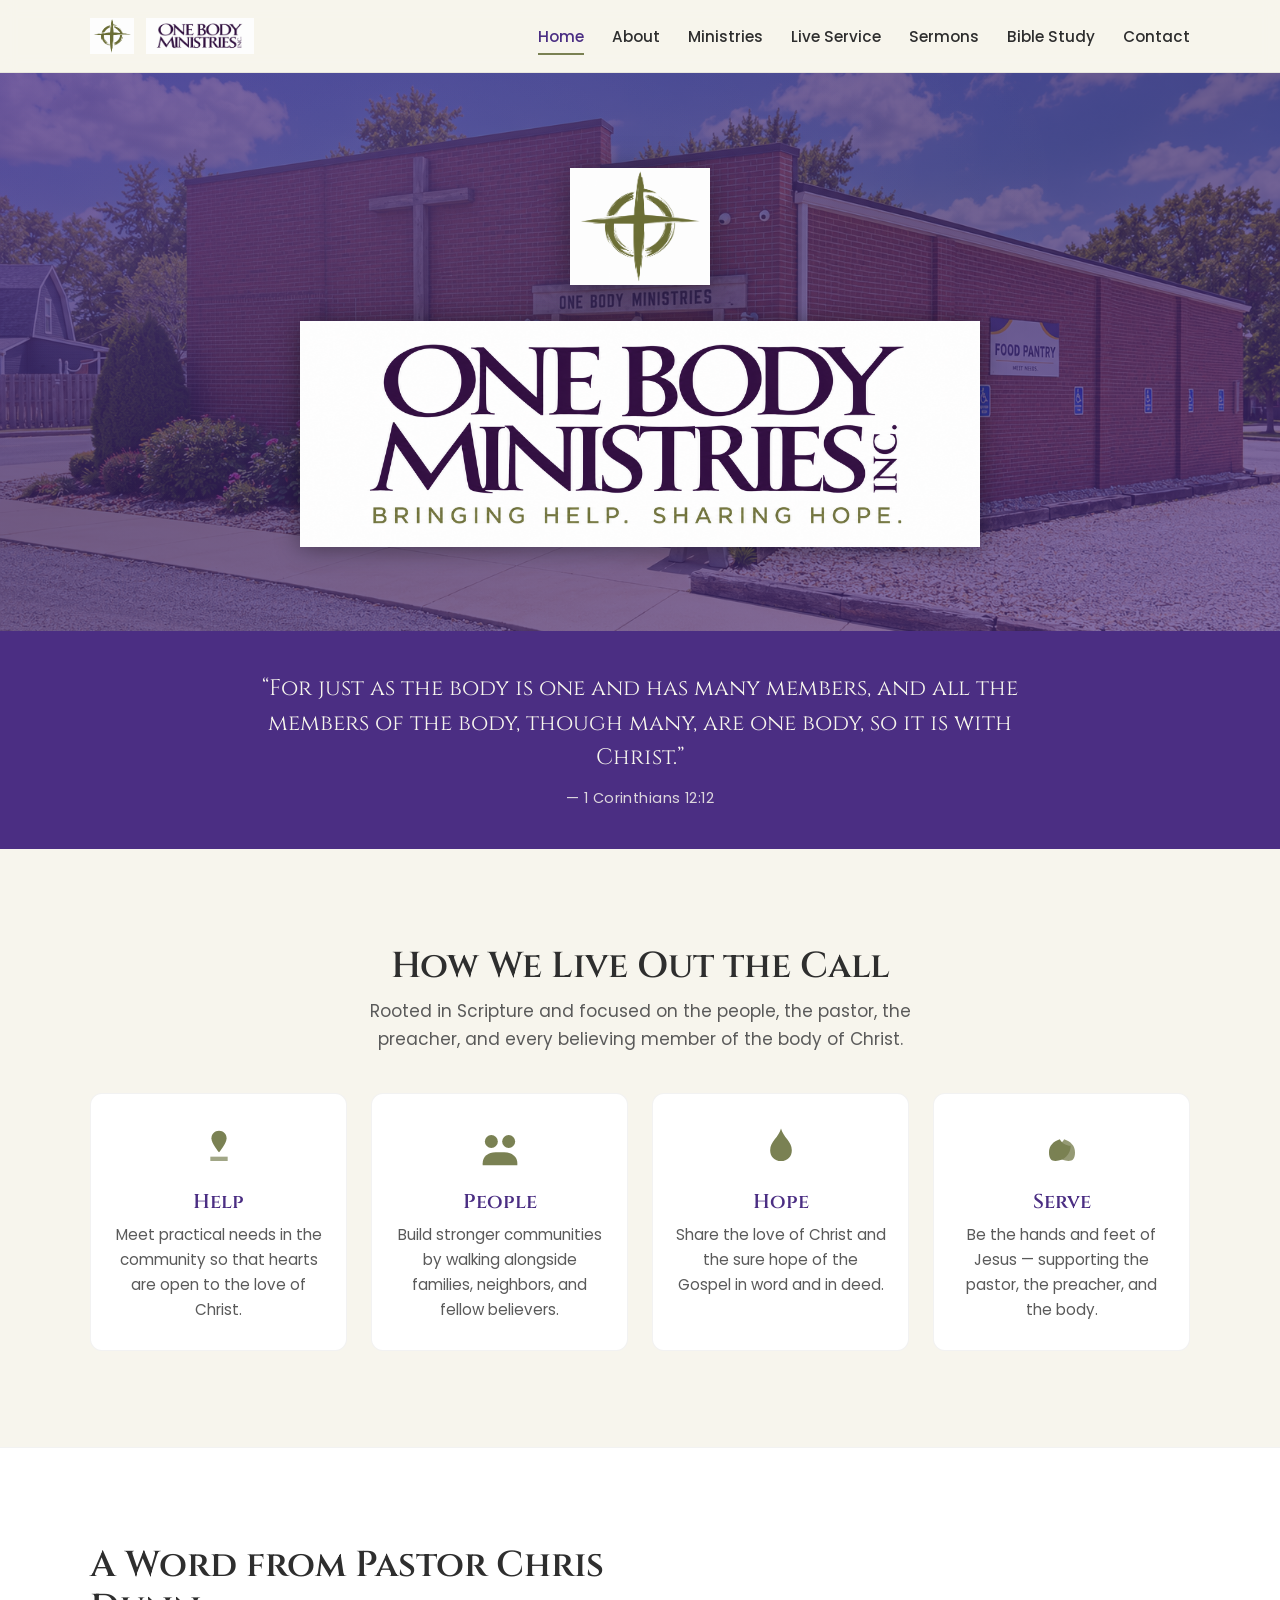
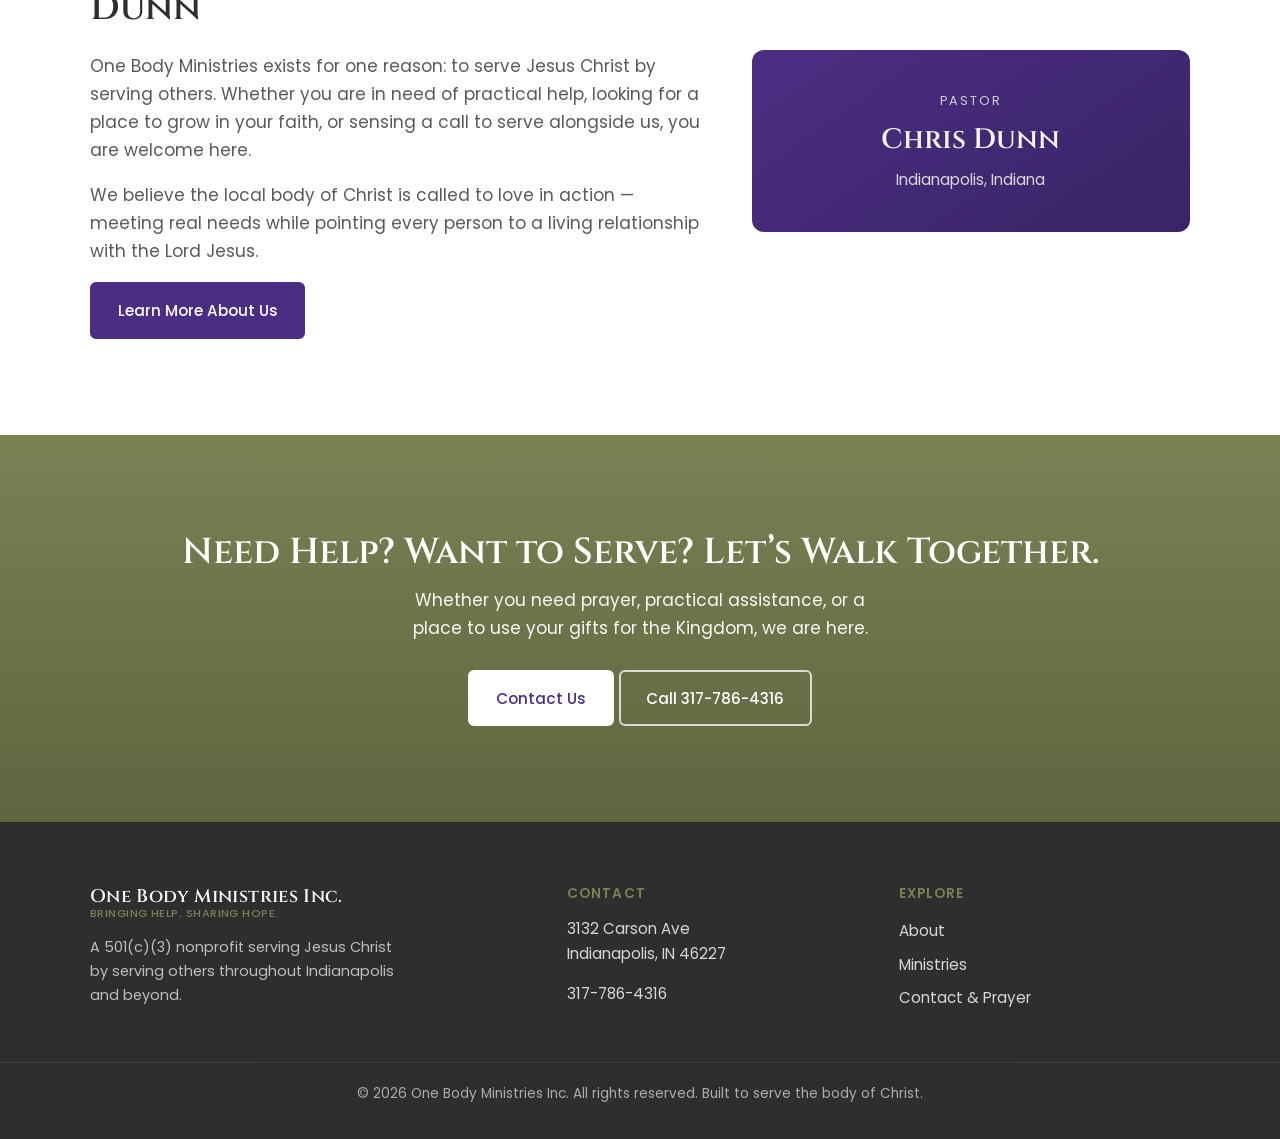
<file: index.html>
<!DOCTYPE html>
<html lang="en">
<head>
  <meta charset="UTF-8">
  <meta name="viewport" content="width=device-width, initial-scale=1.0">
  <title>One Body Ministries | Bringing Help. Sharing Hope.</title>
  <meta name="description" content="One Body Ministries is a 501(c)(3) nonprofit in Indianapolis serving Jesus Christ by helping people build a personal relationship with Him through practical help and the sharing of hope.">
  <link rel="preconnect" href="https://fonts.googleapis.com">
  <link rel="preconnect" href="https://fonts.gstatic.com" crossorigin>
  <link href="https://fonts.googleapis.com/css2?family=Cinzel:wght@400;600;700&family=Poppins:wght@300;400;500;600&display=swap" rel="stylesheet">
  <link rel="stylesheet" href="styles.css">
  <link rel="icon" href="favicon.svg" type="image/svg+xml">
</head>
<body>
  <header class="site-header">
    <div class="container header-inner">
      <a href="index.html" class="logo-link" aria-label="One Body Ministries Home">
        <img src="OBMlogo.png" alt="" class="logo-mark" width="48" height="48">
        <img src="OBMwordmark.png" alt="One Body Ministries Inc." class="logo-wordmark">
      </a>
      <button class="nav-toggle" aria-label="Open menu" aria-expanded="false">
        <span></span><span></span><span></span>
      </button>
      <nav class="site-nav" aria-label="Main">
        <ul>
          <li><a href="index.html" class="active">Home</a></li>
          <li><a href="about.html">About</a></li>
          <li><a href="ministries.html">Ministries</a></li>
          <li><a href="live.html">Live Service</a></li>
          <li><a href="sermons.html">Sermons</a></li>
          <li><a href="bible-study.html">Bible Study</a></li>
          <li><a href="contact.html">Contact</a></li>
        </ul>
      </nav>
    </div>
  </header>

  <main>
    <!-- Hero -->
    <section class="hero">
      <div class="hero-overlay"></div>
      <div class="container hero-content">
        <img src="OBMlogo.png" alt="" class="hero-logo" width="120" height="120">
        <img src="OBMwordmarktagline.png" alt="One Body Ministries Inc. — Bringing Help. Sharing Hope." class="hero-wordmark">
      </div>
    </section>

    <!-- Mission strip -->
    <section class="mission-strip">
      <div class="container">
        <blockquote>
          “For just as the body is one and has many members, and all the members of the body, though many, are one body, so it is with Christ.”
          <cite>— 1 Corinthians 12:12</cite>
        </blockquote>
      </div>
    </section>

    <!-- Four pillars from brand -->
    <section class="pillars">
      <div class="container">
        <h2 class="section-title">How We Live Out the Call</h2>
        <p class="section-intro">Rooted in Scripture and focused on the people, the pastor, the preacher, and every believing member of the body of Christ.</p>
        <div class="pillar-grid">
          <article class="pillar">
            <div class="pillar-icon" aria-hidden="true">
              <svg viewBox="0 0 48 48"><path d="M24 8c-4 0-7 3-7 7 0 5 7 13 7 13s7-8 7-13c0-4-3-7-7-7z" fill="currentColor"/><path d="M16 32h16v4H16z" fill="currentColor" opacity=".7"/></svg>
            </div>
            <h3>Help</h3>
            <p>Meet practical needs in the community so that hearts are open to the love of Christ.</p>
          </article>
          <article class="pillar">
            <div class="pillar-icon" aria-hidden="true">
              <svg viewBox="0 0 48 48"><circle cx="16" cy="18" r="6" fill="currentColor"/><circle cx="32" cy="18" r="6" fill="currentColor"/><path d="M8 38c0-6 5-10 12-10h8c7 0 12 4 12 10v2H8v-2z" fill="currentColor"/></svg>
            </div>
            <h3>People</h3>
            <p>Build stronger communities by walking alongside families, neighbors, and fellow believers.</p>
          </article>
          <article class="pillar">
            <div class="pillar-icon" aria-hidden="true">
              <svg viewBox="0 0 48 48"><path d="M24 6c-2 8-10 12-10 20 0 6 4 10 10 10s10-4 10-10c0-8-8-12-10-20z" fill="currentColor"/></svg>
            </div>
            <h3>Hope</h3>
            <p>Share the love of Christ and the sure hope of the Gospel in word and in deed.</p>
          </article>
          <article class="pillar">
            <div class="pillar-icon" aria-hidden="true">
              <svg viewBox="0 0 48 48"><path d="M12 28c0-6 4-10 10-12 2 4 6 6 10 6 0 8-6 14-14 14-4 0-6-2-6-8z" fill="currentColor"/><path d="M36 28c0-6-4-10-10-12-2 4-6 6-10 6 0 8 6 14 14 14 4 0 6-2 6-8z" fill="currentColor" opacity=".8"/></svg>
            </div>
            <h3>Serve</h3>
            <p>Be the hands and feet of Jesus — supporting the pastor, the preacher, and the body.</p>
          </article>
        </div>
      </div>
    </section>

    <!-- Pastor / Welcome -->
    <section class="pastor-section">
      <div class="container pastor-grid">
        <div class="pastor-text">
          <h2>A Word from Pastor Chris Dunn</h2>
          <p>One Body Ministries exists for one reason: to serve Jesus Christ by serving others. Whether you are in need of practical help, looking for a place to grow in your faith, or sensing a call to serve alongside us, you are welcome here.</p>
          <p>We believe the local body of Christ is called to love in action — meeting real needs while pointing every person to a living relationship with the Lord Jesus.</p>
          <a href="about.html" class="btn btn-primary">Learn More About Us</a>
        </div>
        <div class="pastor-card">
          <div class="pastor-card-inner">
            <p class="pastor-label">Pastor</p>
            <p class="pastor-name">Chris Dunn</p>
            <p class="pastor-loc">Indianapolis, Indiana</p>
          </div>
        </div>
      </div>
    </section>

    <!-- CTA -->
    <section class="final-cta">
      <div class="container">
        <h2>Need Help? Want to Serve? Let’s Walk Together.</h2>
        <p>Whether you need prayer, practical assistance, or a place to use your gifts for the Kingdom, we are here.</p>
        <div class="hero-ctas">
          <a href="contact.html" class="btn btn-primary">Contact Us</a>
          <a href="tel:+13177864316" class="btn btn-secondary">Call 317-786-4316</a>
        </div>
      </div>
    </section>
  </main>

  <footer class="site-footer">
    <div class="container footer-grid">
      <div class="footer-brand">
        <div class="logo-text">
          <span class="logo-name">One Body Ministries Inc.</span>
          <span class="logo-tag">Bringing Help. Sharing Hope.</span>
        </div>
        <p>A 501(c)(3) nonprofit serving Jesus Christ by serving others throughout Indianapolis and beyond.</p>
      </div>
      <div class="footer-contact">
        <h3>Contact</h3>
        <p>3132 Carson Ave<br>Indianapolis, IN 46227</p>
        <p><a href="tel:+13177864316">317-786-4316</a></p>
      </div>
      <div class="footer-nav">
        <h3>Explore</h3>
        <ul>
          <li><a href="about.html">About</a></li>
          <li><a href="ministries.html">Ministries</a></li>
          <li><a href="contact.html">Contact &amp; Prayer</a></li>
        </ul>
      </div>
    </div>
    <div class="footer-bottom">
      <div class="container">
        <p>&copy; <span id="year"></span> One Body Ministries Inc. All rights reserved. Built to serve the body of Christ.</p>
      </div>
    </div>
  </footer>

  <script>
    // Mobile nav
    const toggle = document.querySelector('.nav-toggle');
    const nav = document.querySelector('.site-nav');
    toggle?.addEventListener('click', () => {
      const open = nav.classList.toggle('open');
      toggle.setAttribute('aria-expanded', open);
    });
    // Year
    document.getElementById('year').textContent = new Date().getFullYear();
  </script>
</body>
</html>
</file>
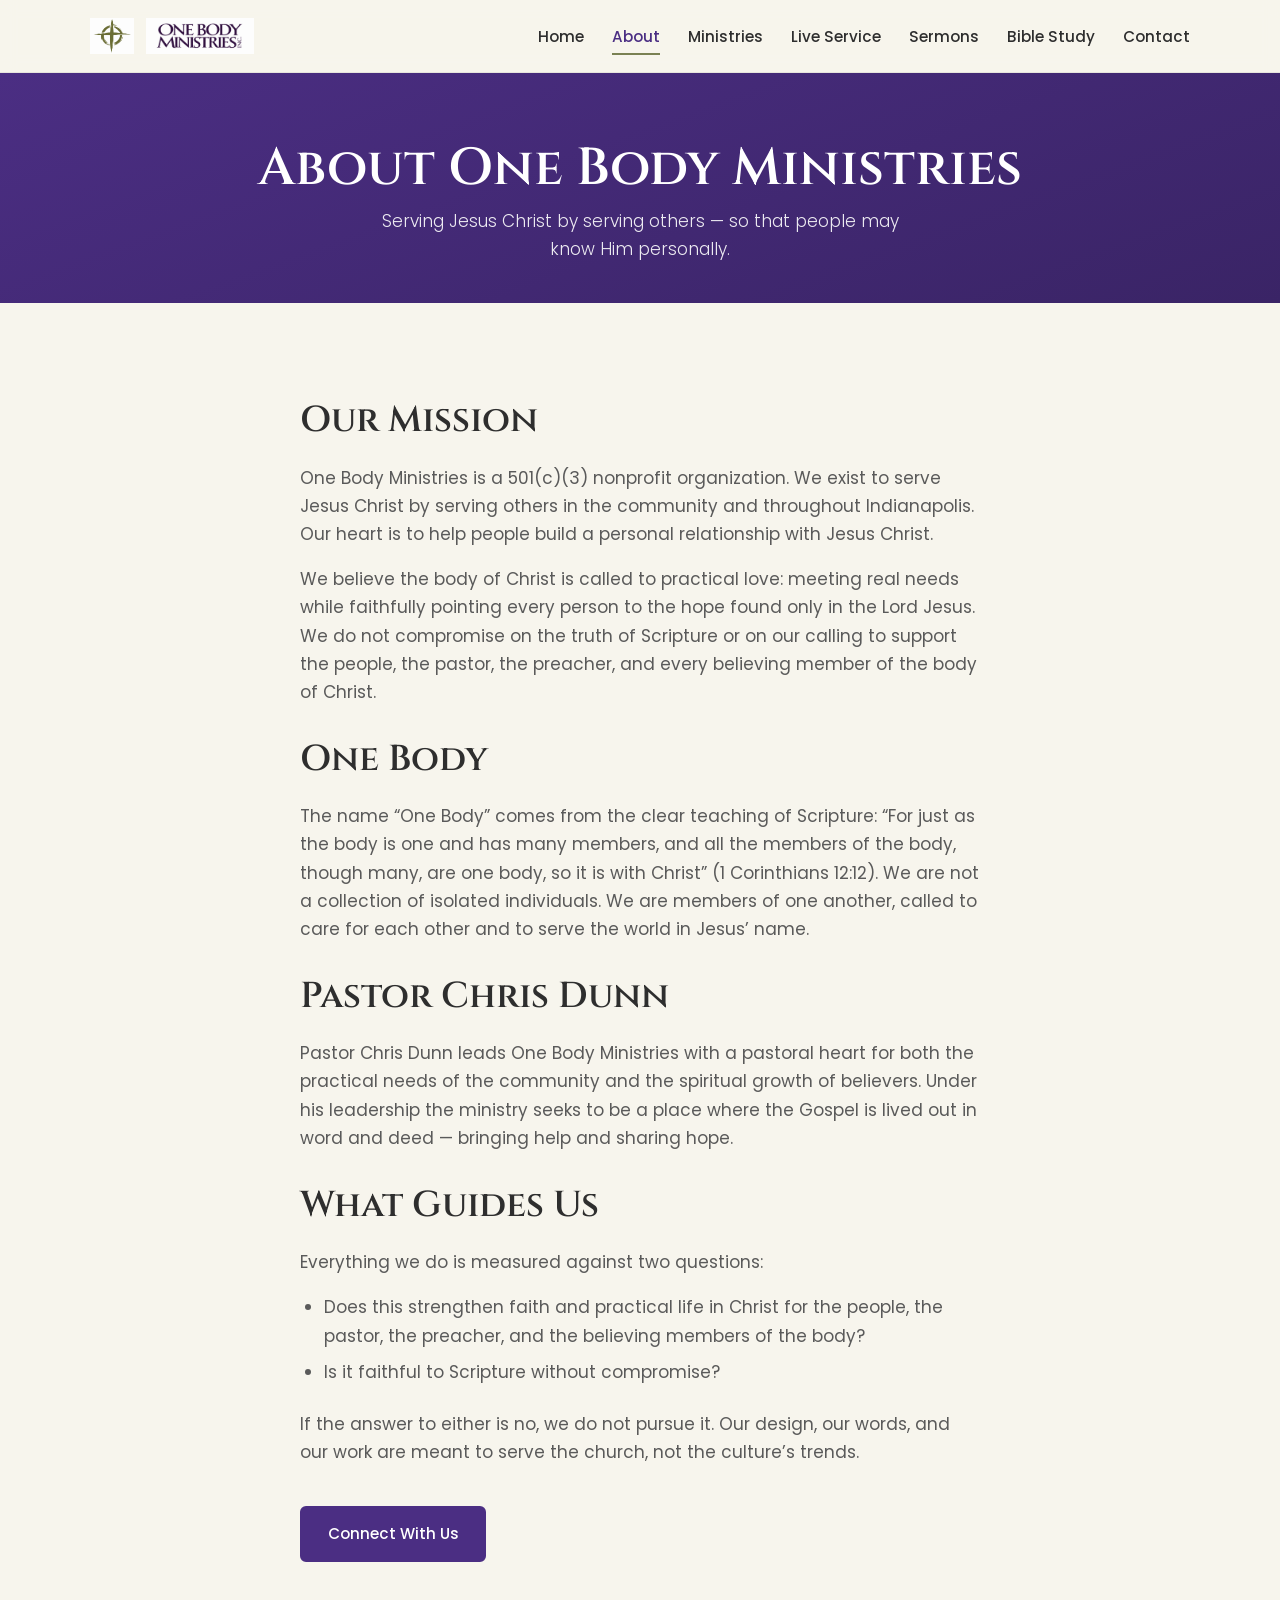
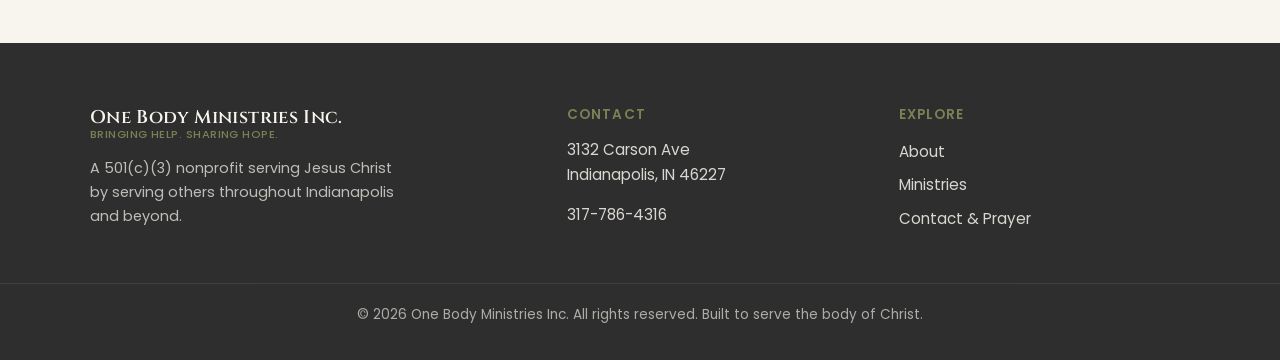
<file: about.html>
<!DOCTYPE html>
<html lang="en">
<head>
  <meta charset="UTF-8">
  <meta name="viewport" content="width=device-width, initial-scale=1.0">
  <title>About | One Body Ministries</title>
  <meta name="description" content="Learn about One Body Ministries — a 501(c)(3) nonprofit in Indianapolis led by Pastor Chris Dunn, serving Jesus Christ by helping people build a personal relationship with Him.">
  <link rel="preconnect" href="https://fonts.googleapis.com">
  <link rel="preconnect" href="https://fonts.gstatic.com" crossorigin>
  <link href="https://fonts.googleapis.com/css2?family=Cinzel:wght@400;600;700&family=Poppins:wght@300;400;500;600&display=swap" rel="stylesheet">
  <link rel="stylesheet" href="styles.css">
  <link rel="icon" href="favicon.svg" type="image/svg+xml">
</head>
<body>
  <header class="site-header">
    <div class="container header-inner">
      <a href="index.html" class="logo-link" aria-label="One Body Ministries Home">
        <img src="OBMlogo.png" alt="" class="logo-mark" width="48" height="48">
        <img src="OBMwordmark.png" alt="One Body Ministries Inc." class="logo-wordmark">
      </a>
      <button class="nav-toggle" aria-label="Open menu" aria-expanded="false">
        <span></span><span></span><span></span>
      </button>
      <nav class="site-nav" aria-label="Main">
        <ul>
          <li><a href="index.html">Home</a></li>
          <li><a href="about.html" class="active">About</a></li>
          <li><a href="ministries.html">Ministries</a></li>
          <li><a href="live.html">Live Service</a></li>
          <li><a href="sermons.html">Sermons</a></li>
          <li><a href="bible-study.html">Bible Study</a></li>
          <li><a href="contact.html">Contact</a></li>
        </ul>
      </nav>
    </div>
  </header>

  <main>
    <section class="page-hero">
      <div class="container">
        <h1>About One Body Ministries</h1>
        <p>Serving Jesus Christ by serving others — so that people may know Him personally.</p>
      </div>
    </section>

    <section class="content-section">
      <div class="container prose">
        <h2>Our Mission</h2>
        <p>One Body Ministries is a 501(c)(3) nonprofit organization. We exist to serve Jesus Christ by serving others in the community and throughout Indianapolis. Our heart is to help people build a personal relationship with Jesus Christ.</p>
        <p>We believe the body of Christ is called to practical love: meeting real needs while faithfully pointing every person to the hope found only in the Lord Jesus. We do not compromise on the truth of Scripture or on our calling to support the people, the pastor, the preacher, and every believing member of the body of Christ.</p>

        <h2>One Body</h2>
        <p>The name “One Body” comes from the clear teaching of Scripture: “For just as the body is one and has many members, and all the members of the body, though many, are one body, so it is with Christ” (1 Corinthians 12:12). We are not a collection of isolated individuals. We are members of one another, called to care for each other and to serve the world in Jesus’ name.</p>

        <h2>Pastor Chris Dunn</h2>
        <p>Pastor Chris Dunn leads One Body Ministries with a pastoral heart for both the practical needs of the community and the spiritual growth of believers. Under his leadership the ministry seeks to be a place where the Gospel is lived out in word and deed — bringing help and sharing hope.</p>

        <h2>What Guides Us</h2>
        <p>Everything we do is measured against two questions:</p>
        <ul style="list-style: disc; padding-left: 1.5rem; margin-bottom: 1.5rem; color: var(--text-muted);">
          <li style="margin-bottom: 0.5rem;">Does this strengthen faith and practical life in Christ for the people, the pastor, the preacher, and the believing members of the body?</li>
          <li style="margin-bottom: 0.5rem;">Is it faithful to Scripture without compromise?</li>
        </ul>
        <p>If the answer to either is no, we do not pursue it. Our design, our words, and our work are meant to serve the church, not the culture’s trends.</p>

        <p style="margin-top: 2.5rem;">
          <a href="contact.html" class="btn btn-primary">Connect With Us</a>
        </p>
      </div>
    </section>
  </main>

  <footer class="site-footer">
    <div class="container footer-grid">
      <div class="footer-brand">
        <div class="logo-text">
          <span class="logo-name">One Body Ministries Inc.</span>
          <span class="logo-tag">Bringing Help. Sharing Hope.</span>
        </div>
        <p>A 501(c)(3) nonprofit serving Jesus Christ by serving others throughout Indianapolis and beyond.</p>
      </div>
      <div class="footer-contact">
        <h3>Contact</h3>
        <p>3132 Carson Ave<br>Indianapolis, IN 46227</p>
        <p><a href="tel:+13177864316">317-786-4316</a></p>
      </div>
      <div class="footer-nav">
        <h3>Explore</h3>
        <ul>
          <li><a href="about.html">About</a></li>
          <li><a href="ministries.html">Ministries</a></li>
          <li><a href="contact.html">Contact &amp; Prayer</a></li>
        </ul>
      </div>
    </div>
    <div class="footer-bottom">
      <div class="container">
        <p>&copy; <span id="year"></span> One Body Ministries Inc. All rights reserved. Built to serve the body of Christ.</p>
      </div>
    </div>
  </footer>

  <script>
    const toggle = document.querySelector('.nav-toggle');
    const nav = document.querySelector('.site-nav');
    toggle?.addEventListener('click', () => {
      const open = nav.classList.toggle('open');
      toggle.setAttribute('aria-expanded', open);
    });
    document.getElementById('year').textContent = new Date().getFullYear();
  </script>
</body>
</html>
</file>
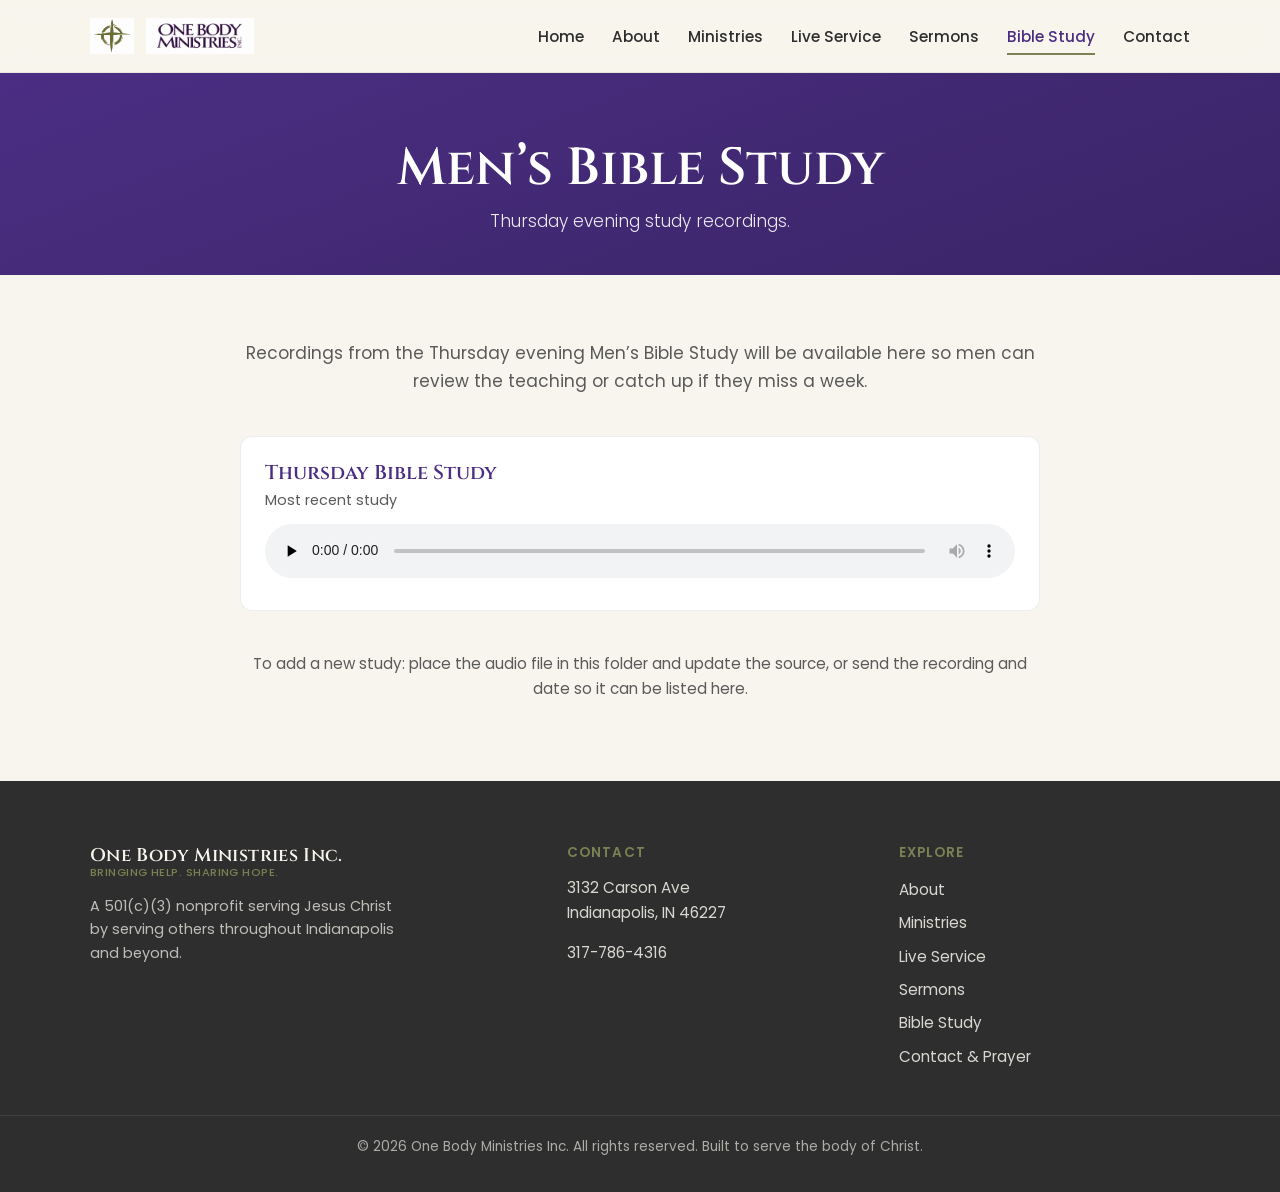
<file: bible-study.html>
<!DOCTYPE html>
<html lang="en">
<head>
  <meta charset="UTF-8">
  <meta name="viewport" content="width=device-width, initial-scale=1.0">
  <title>Men's Bible Study | One Body Ministries</title>
  <meta name="description" content="Audio recordings from the Thursday evening Men's Bible Study at One Body Ministries.">
  <link rel="preconnect" href="https://fonts.googleapis.com">
  <link rel="preconnect" href="https://fonts.gstatic.com" crossorigin>
  <link href="https://fonts.googleapis.com/css2?family=Cinzel:wght@400;600;700&family=Poppins:wght@300;400;500;600&display=swap" rel="stylesheet">
  <link rel="stylesheet" href="styles.css">
  <link rel="icon" href="favicon.svg" type="image/svg+xml">
</head>
<body>
  <header class="site-header">
    <div class="container header-inner">
      <a href="index.html" class="logo-link" aria-label="One Body Ministries Home">
        <img src="OBMlogo.png" alt="" class="logo-mark" width="48" height="48">
        <img src="OBMwordmark.png" alt="One Body Ministries Inc." class="logo-wordmark">
      </a>
      <button class="nav-toggle" aria-label="Open menu" aria-expanded="false">
        <span></span><span></span><span></span>
      </button>
      <nav class="site-nav" aria-label="Main">
        <ul>
          <li><a href="index.html">Home</a></li>
          <li><a href="about.html">About</a></li>
          <li><a href="ministries.html">Ministries</a></li>
          <li><a href="live.html">Live Service</a></li>
          <li><a href="sermons.html">Sermons</a></li>
          <li><a href="bible-study.html" class="active">Bible Study</a></li>
          <li><a href="contact.html">Contact</a></li>
        </ul>
      </nav>
    </div>
  </header>

  <main>
    <section class="page-hero">
      <div class="container">
        <h1>Men’s Bible Study</h1>
        <p>Thursday evening study recordings.</p>
      </div>
    </section>

    <section class="content-section">
      <div class="container" style="max-width: 800px;">
        <p style="text-align: center; color: var(--text-muted); margin-bottom: 2.5rem;">Recordings from the Thursday evening Men’s Bible Study will be available here so men can review the teaching or catch up if they miss a week.</p>

        <div class="audio-list">
          <!-- Example entry — replace with real files as they become available -->
          <article class="audio-item">
            <div class="audio-info">
              <h3>Thursday Bible Study</h3>
              <p class="audio-date">Most recent study</p>
            </div>
            <audio controls preload="none" style="width: 100%; margin-top: 0.75rem;">
              <source src="#" type="audio/mpeg">
              Your browser does not support the audio element.
            </audio>
          </article>
        </div>

        <p style="margin-top: 2.5rem; text-align: center; color: var(--text-muted); font-size: 0.95rem;">
          To add a new study: place the audio file in this folder and update the source, or send the recording and date so it can be listed here.
        </p>
      </div>
    </section>
  </main>

  <footer class="site-footer">
    <div class="container footer-grid">
      <div class="footer-brand">
        <div class="logo-text">
          <span class="logo-name">One Body Ministries Inc.</span>
          <span class="logo-tag">Bringing Help. Sharing Hope.</span>
        </div>
        <p>A 501(c)(3) nonprofit serving Jesus Christ by serving others throughout Indianapolis and beyond.</p>
      </div>
      <div class="footer-contact">
        <h3>Contact</h3>
        <p>3132 Carson Ave<br>Indianapolis, IN 46227</p>
        <p><a href="tel:+13177864316">317-786-4316</a></p>
      </div>
      <div class="footer-nav">
        <h3>Explore</h3>
        <ul>
          <li><a href="about.html">About</a></li>
          <li><a href="ministries.html">Ministries</a></li>
          <li><a href="live.html">Live Service</a></li>
          <li><a href="sermons.html">Sermons</a></li>
          <li><a href="bible-study.html">Bible Study</a></li>
          <li><a href="contact.html">Contact & Prayer</a></li>
        </ul>
      </div>
    </div>
    <div class="footer-bottom">
      <div class="container">
        <p>&copy; <span id="year"></span> One Body Ministries Inc. All rights reserved. Built to serve the body of Christ.</p>
      </div>
    </div>
  </footer>

  <script>
    const toggle = document.querySelector('.nav-toggle');
    const nav = document.querySelector('.site-nav');
    toggle?.addEventListener('click', () => {
      const open = nav.classList.toggle('open');
      toggle.setAttribute('aria-expanded', open);
    });
    document.getElementById('year').textContent = new Date().getFullYear();
  </script>
</body>
</html>
</file>
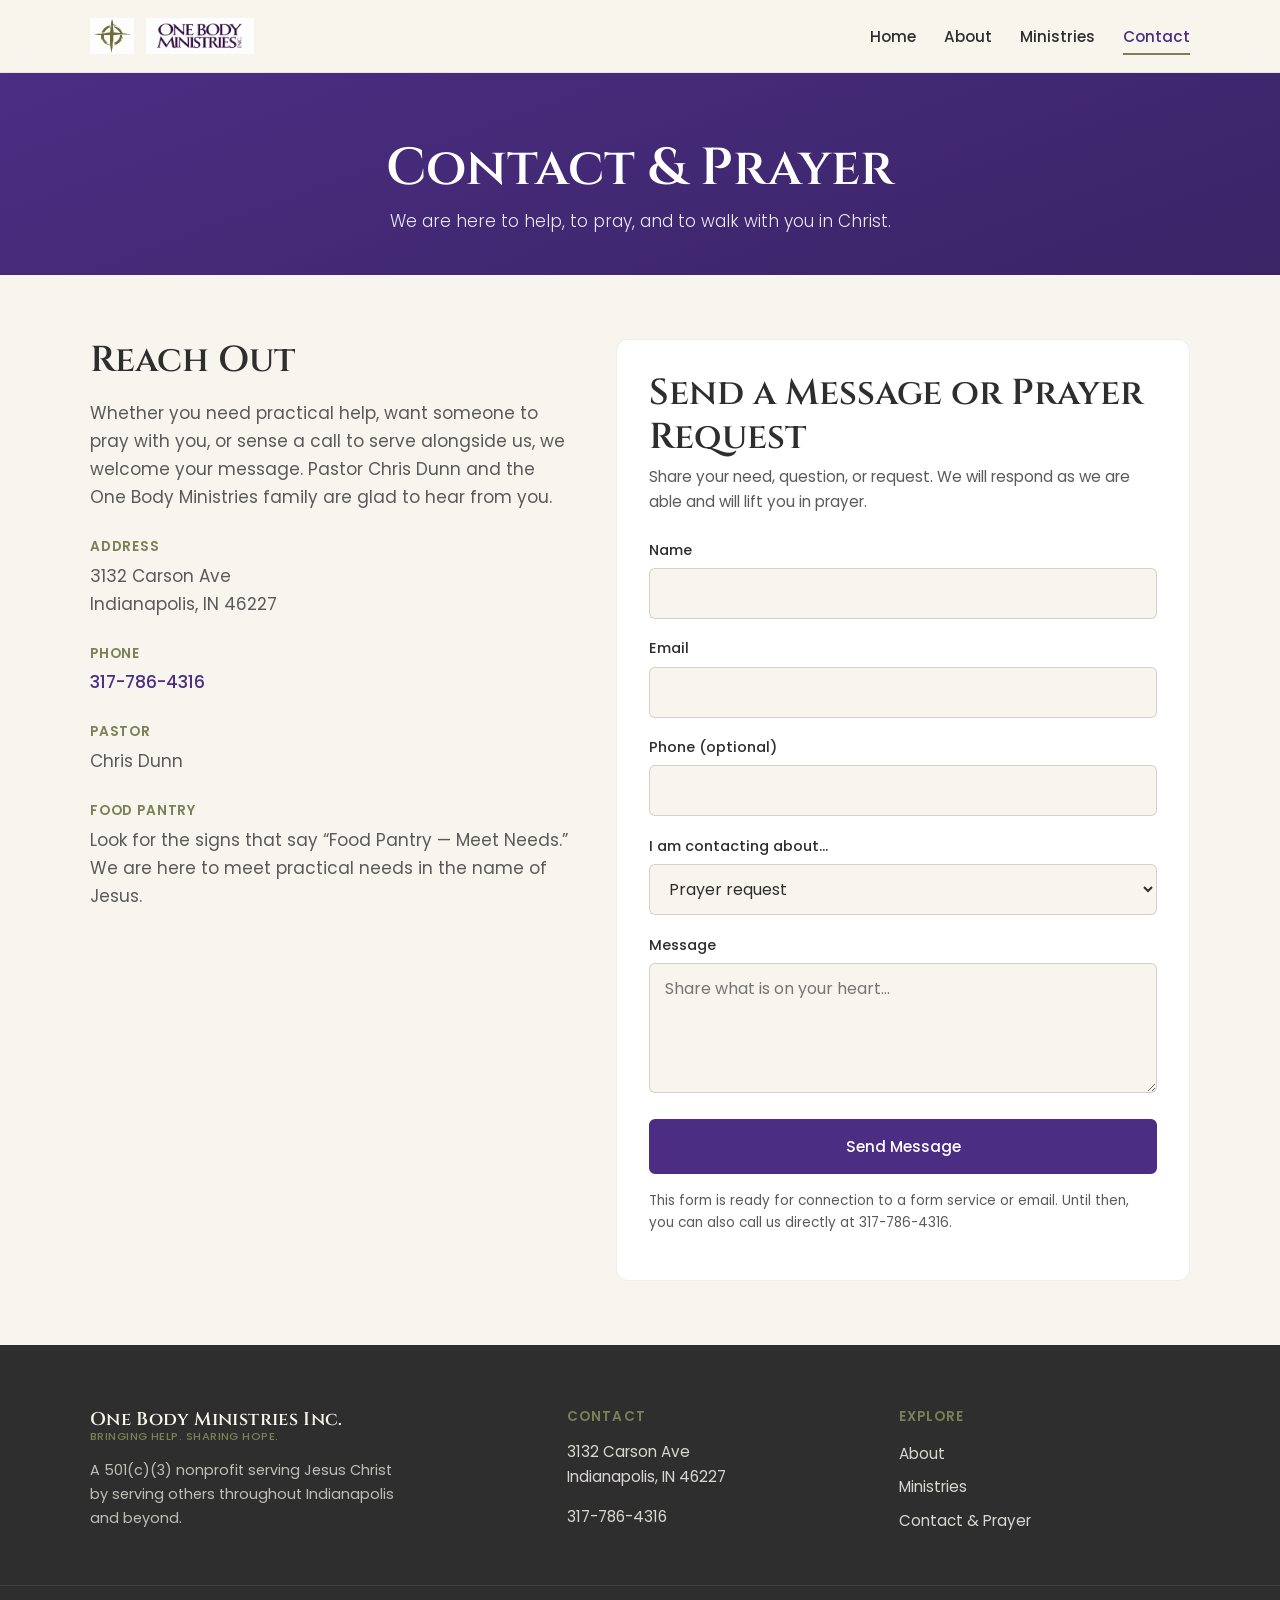
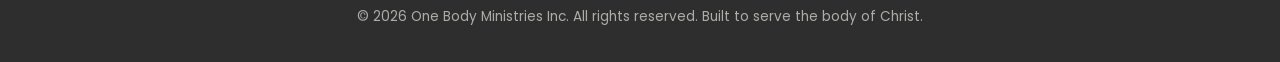
<file: contact.html>
<!DOCTYPE html>
<html lang="en">
<head>
  <meta charset="UTF-8">
  <meta name="viewport" content="width=device-width, initial-scale=1.0">
  <title>Contact &amp; Prayer | One Body Ministries</title>
  <meta name="description" content="Contact One Body Ministries in Indianapolis. Request prayer, get help, or learn how to serve. Pastor Chris Dunn · 3132 Carson Ave · 317-786-4316">
  <link rel="preconnect" href="https://fonts.googleapis.com">
  <link rel="preconnect" href="https://fonts.gstatic.com" crossorigin>
  <link href="https://fonts.googleapis.com/css2?family=Cinzel:wght@400;600;700&family=Poppins:wght@300;400;500;600&display=swap" rel="stylesheet">
  <link rel="stylesheet" href="styles.css">
  <link rel="icon" href="favicon.svg" type="image/svg+xml">
</head>
<body>
  <header class="site-header">
    <div class="container header-inner">
      <a href="index.html" class="logo-link" aria-label="One Body Ministries Home">
        <img src="OBMlogo.png" alt="" class="logo-mark" width="48" height="48">
        <img src="OBMwordmark.png" alt="One Body Ministries Inc." class="logo-wordmark">
      </a>
      <button class="nav-toggle" aria-label="Open menu" aria-expanded="false">
        <span></span><span></span><span></span>
      </button>
      <nav class="site-nav" aria-label="Main">
        <ul>
          <li><a href="index.html">Home</a></li>
          <li><a href="about.html">About</a></li>
          <li><a href="ministries.html">Ministries</a></li>
          <li><a href="contact.html" class="active">Contact</a></li>
        </ul>
      </nav>
    </div>
  </header>

  <main>
    <section class="page-hero">
      <div class="container">
        <h1>Contact &amp; Prayer</h1>
        <p>We are here to help, to pray, and to walk with you in Christ.</p>
      </div>
    </section>

    <section class="content-section">
      <div class="container contact-grid">
        <div class="contact-info">
          <h2>Reach Out</h2>
          <p>Whether you need practical help, want someone to pray with you, or sense a call to serve alongside us, we welcome your message. Pastor Chris Dunn and the One Body Ministries family are glad to hear from you.</p>

          <div class="info-block">
            <h3>Address</h3>
            <p>3132 Carson Ave<br>Indianapolis, IN 46227</p>
          </div>
          <div class="info-block">
            <h3>Phone</h3>
            <p><a href="tel:+13177864316">317-786-4316</a></p>
          </div>
          <div class="info-block">
            <h3>Pastor</h3>
            <p>Chris Dunn</p>
          </div>
          <div class="info-block">
            <h3>Food Pantry</h3>
            <p>Look for the signs that say “Food Pantry — Meet Needs.” We are here to meet practical needs in the name of Jesus.</p>
          </div>
        </div>

        <div class="form-card">
          <h2>Send a Message or Prayer Request</h2>
          <p>Share your need, question, or request. We will respond as we are able and will lift you in prayer.</p>
          <form id="contact-form" action="#" method="post">
            <div class="form-group">
              <label for="name">Name</label>
              <input type="text" id="name" name="name" required autocomplete="name">
            </div>
            <div class="form-group">
              <label for="email">Email</label>
              <input type="email" id="email" name="email" required autocomplete="email">
            </div>
            <div class="form-group">
              <label for="phone">Phone (optional)</label>
              <input type="tel" id="phone" name="phone" autocomplete="tel">
            </div>
            <div class="form-group">
              <label for="reason">I am contacting about…</label>
              <select id="reason" name="reason">
                <option value="prayer">Prayer request</option>
                <option value="help">Need practical help</option>
                <option value="serve">I want to serve</option>
                <option value="visit">Visit or more information</option>
                <option value="other">Other</option>
              </select>
            </div>
            <div class="form-group">
              <label for="message">Message</label>
              <textarea id="message" name="message" required placeholder="Share what is on your heart…"></textarea>
            </div>
            <button type="submit" class="btn btn-primary" style="width: 100%;">Send Message</button>
            <p class="form-note">This form is ready for connection to a form service or email. Until then, you can also call us directly at 317-786-4316.</p>
          </form>
        </div>
      </div>
    </section>
  </main>

  <footer class="site-footer">
    <div class="container footer-grid">
      <div class="footer-brand">
        <div class="logo-text">
          <span class="logo-name">One Body Ministries Inc.</span>
          <span class="logo-tag">Bringing Help. Sharing Hope.</span>
        </div>
        <p>A 501(c)(3) nonprofit serving Jesus Christ by serving others throughout Indianapolis and beyond.</p>
      </div>
      <div class="footer-contact">
        <h3>Contact</h3>
        <p>3132 Carson Ave<br>Indianapolis, IN 46227</p>
        <p><a href="tel:+13177864316">317-786-4316</a></p>
      </div>
      <div class="footer-nav">
        <h3>Explore</h3>
        <ul>
          <li><a href="about.html">About</a></li>
          <li><a href="ministries.html">Ministries</a></li>
          <li><a href="contact.html">Contact &amp; Prayer</a></li>
        </ul>
      </div>
    </div>
    <div class="footer-bottom">
      <div class="container">
        <p>&copy; <span id="year"></span> One Body Ministries Inc. All rights reserved. Built to serve the body of Christ.</p>
      </div>
    </div>
  </footer>

  <script>
    const toggle = document.querySelector('.nav-toggle');
    const nav = document.querySelector('.site-nav');
    toggle?.addEventListener('click', () => {
      const open = nav.classList.toggle('open');
      toggle.setAttribute('aria-expanded', open);
    });
    document.getElementById('year').textContent = new Date().getFullYear();

    // Simple client-side feedback until backend is connected
    document.getElementById('contact-form')?.addEventListener('submit', function(e) {
      e.preventDefault();
      alert('Thank you. Your message has been received in spirit. Please also call 317-786-4316 if your need is urgent. We will connect a real form handler next.');
    });
  </script>
</body>
</html>
</file>
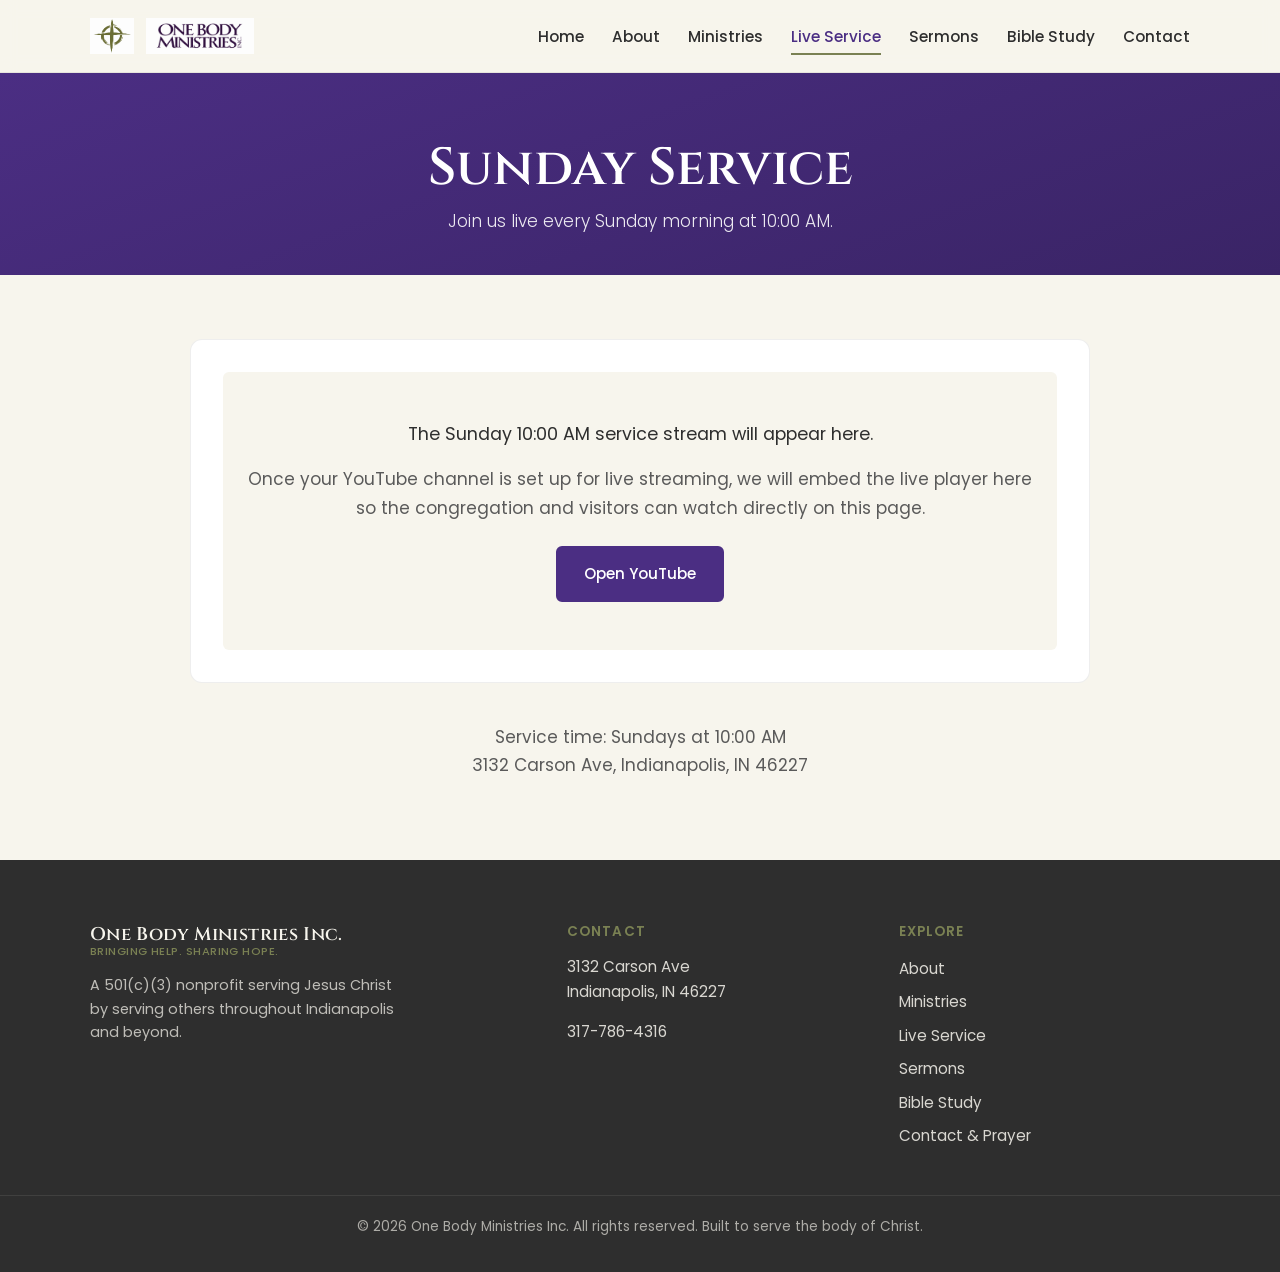
<file: live.html>
<!DOCTYPE html>
<html lang="en">
<head>
  <meta charset="UTF-8">
  <meta name="viewport" content="width=device-width, initial-scale=1.0">
  <title>Live Service | One Body Ministries</title>
  <meta name="description" content="Watch the Sunday morning service at One Body Ministries live at 10:00 AM.">
  <link rel="preconnect" href="https://fonts.googleapis.com">
  <link rel="preconnect" href="https://fonts.gstatic.com" crossorigin>
  <link href="https://fonts.googleapis.com/css2?family=Cinzel:wght@400;600;700&family=Poppins:wght@300;400;500;600&display=swap" rel="stylesheet">
  <link rel="stylesheet" href="styles.css">
  <link rel="icon" href="favicon.svg" type="image/svg+xml">
</head>
<body>
  <header class="site-header">
    <div class="container header-inner">
      <a href="index.html" class="logo-link" aria-label="One Body Ministries Home">
        <img src="OBMlogo.png" alt="" class="logo-mark" width="48" height="48">
        <img src="OBMwordmark.png" alt="One Body Ministries Inc." class="logo-wordmark">
      </a>
      <button class="nav-toggle" aria-label="Open menu" aria-expanded="false">
        <span></span><span></span><span></span>
      </button>
      <nav class="site-nav" aria-label="Main">
        <ul>
          <li><a href="index.html">Home</a></li>
          <li><a href="about.html">About</a></li>
          <li><a href="ministries.html">Ministries</a></li>
          <li><a href="live.html" class="active">Live Service</a></li>
          <li><a href="sermons.html">Sermons</a></li>
          <li><a href="bible-study.html">Bible Study</a></li>
          <li><a href="contact.html">Contact</a></li>
        </ul>
      </nav>
    </div>
  </header>

  <main>
    <section class="page-hero">
      <div class="container">
        <h1>Sunday Service</h1>
        <p>Join us live every Sunday morning at 10:00 AM.</p>
      </div>
    </section>

    <section class="content-section">
      <div class="container" style="max-width: 900px;">
        <div class="stream-container">
          <!-- Replace the src with your YouTube live embed URL or channel live URL when ready -->
          <div class="youtube-placeholder">
            <p style="margin-bottom: 1rem; font-size: 1.1rem;">The Sunday 10:00 AM service stream will appear here.</p>
            <p style="color: var(--text-muted); margin-bottom: 1.5rem;">Once your YouTube channel is set up for live streaming, we will embed the live player here so the congregation and visitors can watch directly on this page.</p>
            <a href="https://www.youtube.com" target="_blank" rel="noopener" class="btn btn-primary">Open YouTube</a>
          </div>
          <!-- Example embed (uncomment and replace VIDEO_ID when ready):
          <iframe width="100%" height="506" src="https://www.youtube.com/embed/VIDEO_ID" title="Sunday Service" frameborder="0" allow="accelerometer; autoplay; clipboard-write; encrypted-media; gyroscope; picture-in-picture; web-share" allowfullscreen></iframe>
          -->
        </div>
        <div style="margin-top: 2.5rem; text-align: center;">
          <p style="color: var(--text-muted);">Service time: Sundays at 10:00 AM<br>3132 Carson Ave, Indianapolis, IN 46227</p>
        </div>
      </div>
    </section>
  </main>

  <footer class="site-footer">
    <div class="container footer-grid">
      <div class="footer-brand">
        <div class="logo-text">
          <span class="logo-name">One Body Ministries Inc.</span>
          <span class="logo-tag">Bringing Help. Sharing Hope.</span>
        </div>
        <p>A 501(c)(3) nonprofit serving Jesus Christ by serving others throughout Indianapolis and beyond.</p>
      </div>
      <div class="footer-contact">
        <h3>Contact</h3>
        <p>3132 Carson Ave<br>Indianapolis, IN 46227</p>
        <p><a href="tel:+13177864316">317-786-4316</a></p>
      </div>
      <div class="footer-nav">
        <h3>Explore</h3>
        <ul>
          <li><a href="about.html">About</a></li>
          <li><a href="ministries.html">Ministries</a></li>
          <li><a href="live.html">Live Service</a></li>
          <li><a href="sermons.html">Sermons</a></li>
          <li><a href="bible-study.html">Bible Study</a></li>
          <li><a href="contact.html">Contact & Prayer</a></li>
        </ul>
      </div>
    </div>
    <div class="footer-bottom">
      <div class="container">
        <p>&copy; <span id="year"></span> One Body Ministries Inc. All rights reserved. Built to serve the body of Christ.</p>
      </div>
    </div>
  </footer>

  <script>
    const toggle = document.querySelector('.nav-toggle');
    const nav = document.querySelector('.site-nav');
    toggle?.addEventListener('click', () => {
      const open = nav.classList.toggle('open');
      toggle.setAttribute('aria-expanded', open);
    });
    document.getElementById('year').textContent = new Date().getFullYear();
  </script>
</body>
</html>
</file>
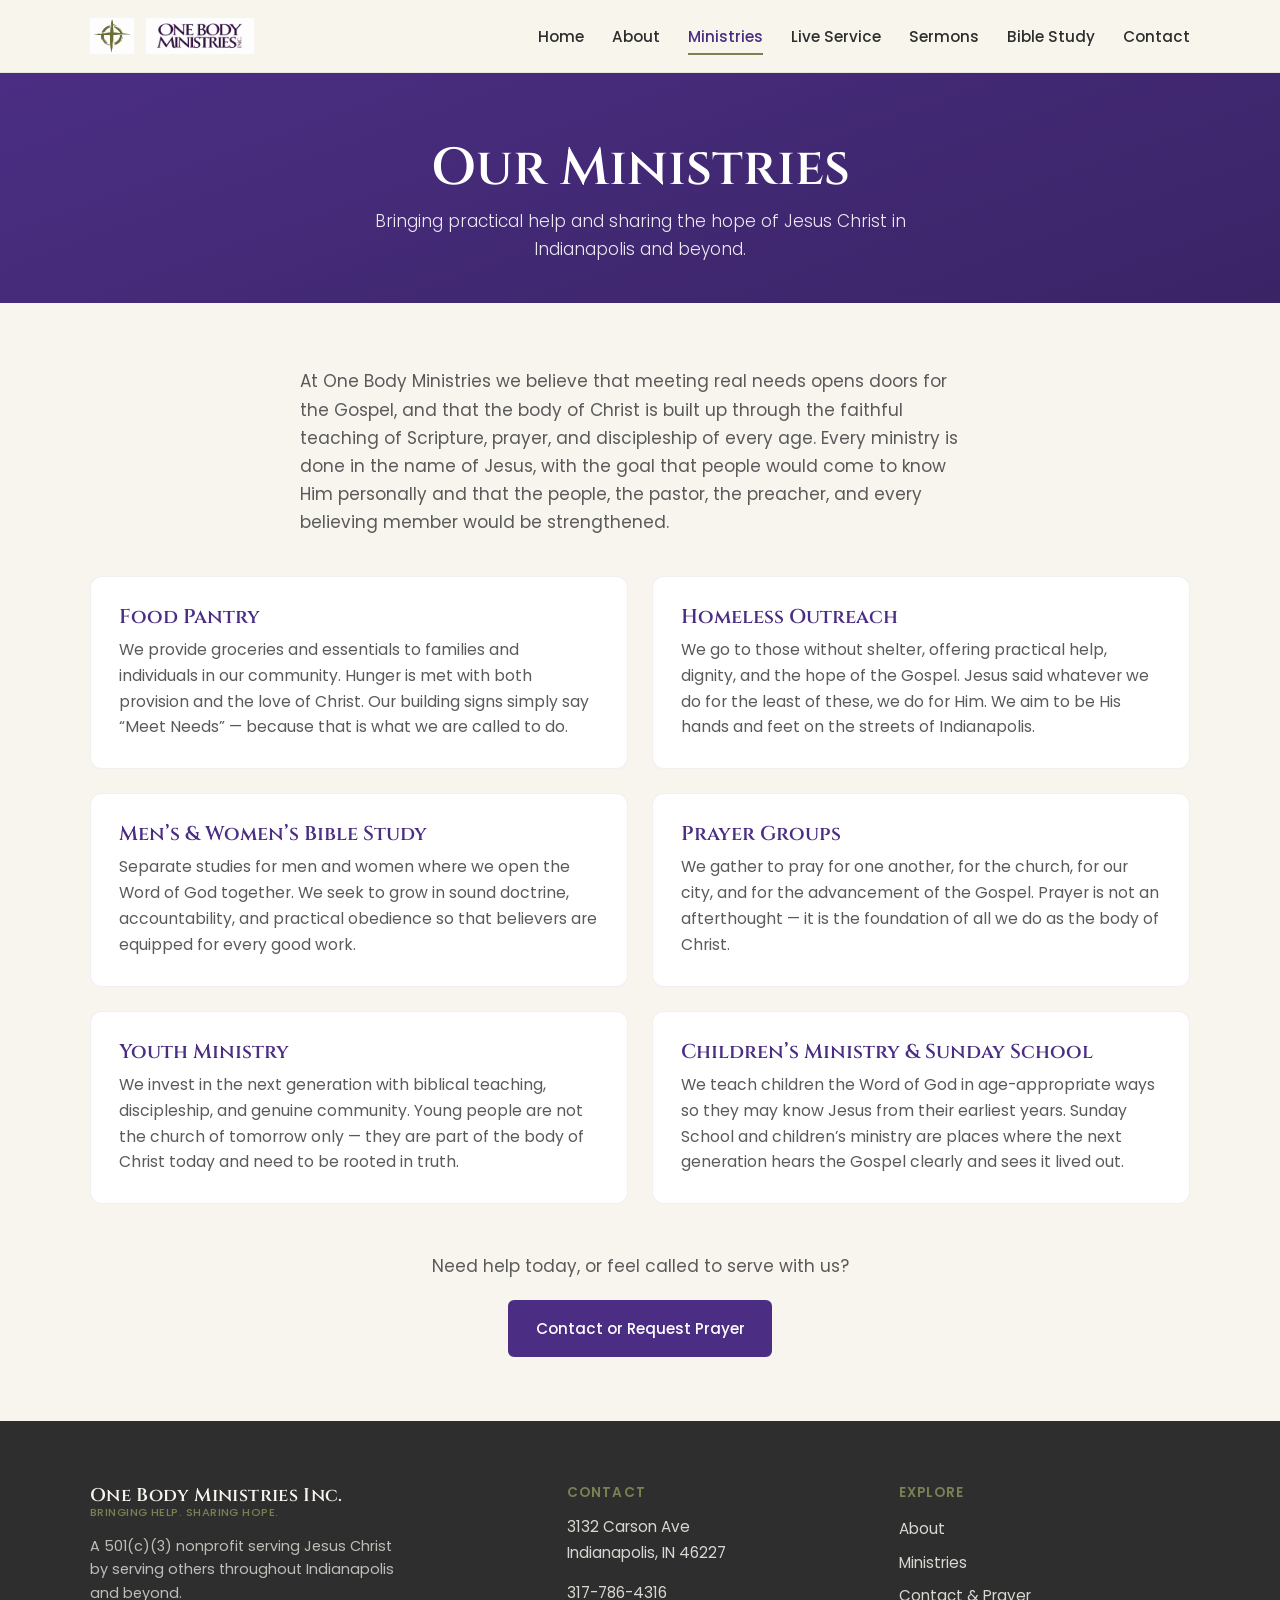
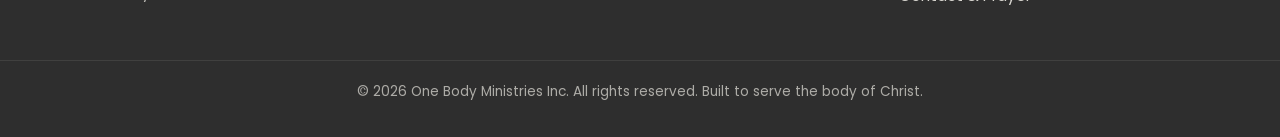
<file: ministries.html>
<!DOCTYPE html>
<html lang="en">
<head>
  <meta charset="UTF-8">
  <meta name="viewport" content="width=device-width, initial-scale=1.0">
  <title>Ministries | One Body Ministries</title>
  <meta name="description" content="See how One Body Ministries brings help and shares hope in Indianapolis — food pantry, community support, and pointing people to a personal relationship with Jesus Christ.">
  <link rel="preconnect" href="https://fonts.googleapis.com">
  <link rel="preconnect" href="https://fonts.gstatic.com" crossorigin>
  <link href="https://fonts.googleapis.com/css2?family=Cinzel:wght@400;600;700&family=Poppins:wght@300;400;500;600&display=swap" rel="stylesheet">
  <link rel="stylesheet" href="styles.css">
  <link rel="icon" href="favicon.svg" type="image/svg+xml">
</head>
<body>
  <header class="site-header">
    <div class="container header-inner">
      <a href="index.html" class="logo-link" aria-label="One Body Ministries Home">
        <img src="OBMlogo.png" alt="" class="logo-mark" width="48" height="48">
        <img src="OBMwordmark.png" alt="One Body Ministries Inc." class="logo-wordmark">
      </a>
      <button class="nav-toggle" aria-label="Open menu" aria-expanded="false">
        <span></span><span></span><span></span>
      </button>
      <nav class="site-nav" aria-label="Main">
        <ul>
          <li><a href="index.html">Home</a></li>
          <li><a href="about.html">About</a></li>
          <li><a href="ministries.html" class="active">Ministries</a></li>
          <li><a href="live.html">Live Service</a></li>
          <li><a href="sermons.html">Sermons</a></li>
          <li><a href="bible-study.html">Bible Study</a></li>
          <li><a href="contact.html">Contact</a></li>
        </ul>
      </nav>
    </div>
  </header>

  <main>
    <section class="page-hero">
      <div class="container">
        <h1>Our Ministries</h1>
        <p>Bringing practical help and sharing the hope of Jesus Christ in Indianapolis and beyond.</p>
      </div>
    </section>

    <section class="content-section">
      <div class="container">
        <div class="prose" style="margin-bottom: 2.5rem;">
          <p>At One Body Ministries we believe that meeting real needs opens doors for the Gospel, and that the body of Christ is built up through the faithful teaching of Scripture, prayer, and discipleship of every age. Every ministry is done in the name of Jesus, with the goal that people would come to know Him personally and that the people, the pastor, the preacher, and every believing member would be strengthened.</p>
        </div>

        <div class="ministry-grid">
          <article class="ministry-card">
            <h3>Food Pantry</h3>
            <p>We provide groceries and essentials to families and individuals in our community. Hunger is met with both provision and the love of Christ. Our building signs simply say “Meet Needs” — because that is what we are called to do.</p>
          </article>
          <article class="ministry-card">
            <h3>Homeless Outreach</h3>
            <p>We go to those without shelter, offering practical help, dignity, and the hope of the Gospel. Jesus said whatever we do for the least of these, we do for Him. We aim to be His hands and feet on the streets of Indianapolis.</p>
          </article>
          <article class="ministry-card">
            <h3>Men’s &amp; Women’s Bible Study</h3>
            <p>Separate studies for men and women where we open the Word of God together. We seek to grow in sound doctrine, accountability, and practical obedience so that believers are equipped for every good work.</p>
          </article>
          <article class="ministry-card">
            <h3>Prayer Groups</h3>
            <p>We gather to pray for one another, for the church, for our city, and for the advancement of the Gospel. Prayer is not an afterthought — it is the foundation of all we do as the body of Christ.</p>
          </article>
          <article class="ministry-card">
            <h3>Youth Ministry</h3>
            <p>We invest in the next generation with biblical teaching, discipleship, and genuine community. Young people are not the church of tomorrow only — they are part of the body of Christ today and need to be rooted in truth.</p>
          </article>
          <article class="ministry-card">
            <h3>Children’s Ministry &amp; Sunday School</h3>
            <p>We teach children the Word of God in age-appropriate ways so they may know Jesus from their earliest years. Sunday School and children’s ministry are places where the next generation hears the Gospel clearly and sees it lived out.</p>
          </article>
        </div>

        <div style="text-align: center; margin-top: 3rem;">
          <p style="color: var(--text-muted); margin-bottom: 1.25rem;">Need help today, or feel called to serve with us?</p>
          <a href="contact.html" class="btn btn-primary">Contact or Request Prayer</a>
        </div>
      </div>
    </section>
  </main>

  <footer class="site-footer">
    <div class="container footer-grid">
      <div class="footer-brand">
        <div class="logo-text">
          <span class="logo-name">One Body Ministries Inc.</span>
          <span class="logo-tag">Bringing Help. Sharing Hope.</span>
        </div>
        <p>A 501(c)(3) nonprofit serving Jesus Christ by serving others throughout Indianapolis and beyond.</p>
      </div>
      <div class="footer-contact">
        <h3>Contact</h3>
        <p>3132 Carson Ave<br>Indianapolis, IN 46227</p>
        <p><a href="tel:+13177864316">317-786-4316</a></p>
      </div>
      <div class="footer-nav">
        <h3>Explore</h3>
        <ul>
          <li><a href="about.html">About</a></li>
          <li><a href="ministries.html">Ministries</a></li>
          <li><a href="contact.html">Contact &amp; Prayer</a></li>
        </ul>
      </div>
    </div>
    <div class="footer-bottom">
      <div class="container">
        <p>&copy; <span id="year"></span> One Body Ministries Inc. All rights reserved. Built to serve the body of Christ.</p>
      </div>
    </div>
  </footer>

  <script>
    const toggle = document.querySelector('.nav-toggle');
    const nav = document.querySelector('.site-nav');
    toggle?.addEventListener('click', () => {
      const open = nav.classList.toggle('open');
      toggle.setAttribute('aria-expanded', open);
    });
    document.getElementById('year').textContent = new Date().getFullYear();
  </script>
</body>
</html>
</file>
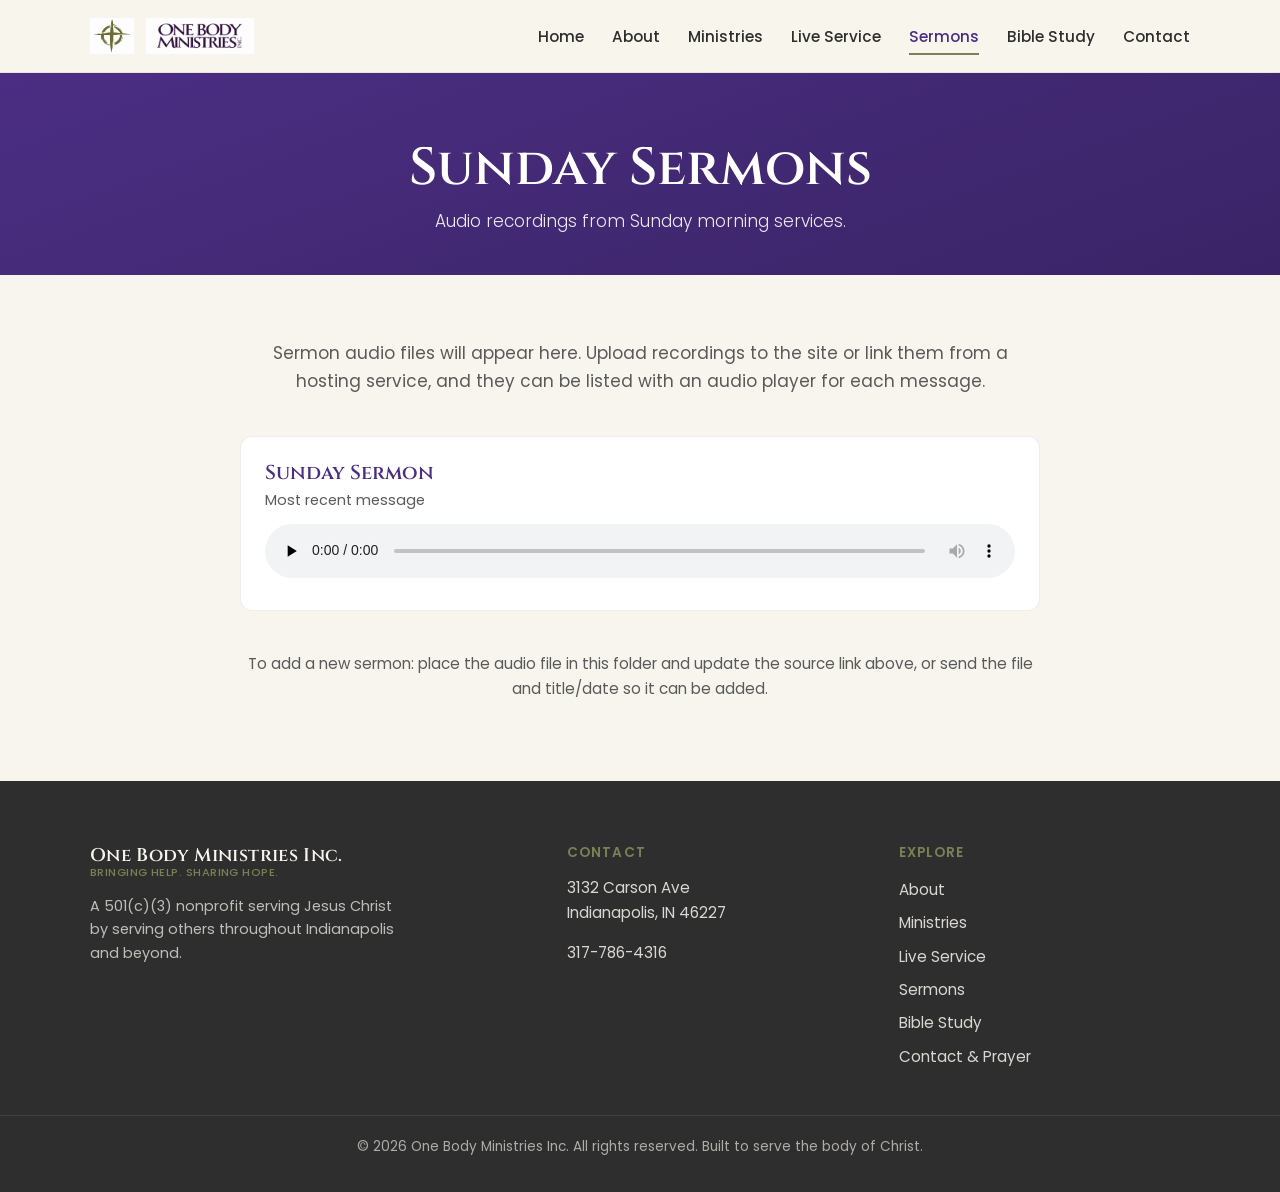
<file: sermons.html>
<!DOCTYPE html>
<html lang="en">
<head>
  <meta charset="UTF-8">
  <meta name="viewport" content="width=device-width, initial-scale=1.0">
  <title>Sunday Sermons | One Body Ministries</title>
  <meta name="description" content="Listen to Sunday morning sermon recordings from One Body Ministries.">
  <link rel="preconnect" href="https://fonts.googleapis.com">
  <link rel="preconnect" href="https://fonts.gstatic.com" crossorigin>
  <link href="https://fonts.googleapis.com/css2?family=Cinzel:wght@400;600;700&family=Poppins:wght@300;400;500;600&display=swap" rel="stylesheet">
  <link rel="stylesheet" href="styles.css">
  <link rel="icon" href="favicon.svg" type="image/svg+xml">
</head>
<body>
  <header class="site-header">
    <div class="container header-inner">
      <a href="index.html" class="logo-link" aria-label="One Body Ministries Home">
        <img src="OBMlogo.png" alt="" class="logo-mark" width="48" height="48">
        <img src="OBMwordmark.png" alt="One Body Ministries Inc." class="logo-wordmark">
      </a>
      <button class="nav-toggle" aria-label="Open menu" aria-expanded="false">
        <span></span><span></span><span></span>
      </button>
      <nav class="site-nav" aria-label="Main">
        <ul>
          <li><a href="index.html">Home</a></li>
          <li><a href="about.html">About</a></li>
          <li><a href="ministries.html">Ministries</a></li>
          <li><a href="live.html">Live Service</a></li>
          <li><a href="sermons.html" class="active">Sermons</a></li>
          <li><a href="bible-study.html">Bible Study</a></li>
          <li><a href="contact.html">Contact</a></li>
        </ul>
      </nav>
    </div>
  </header>

  <main>
    <section class="page-hero">
      <div class="container">
        <h1>Sunday Sermons</h1>
        <p>Audio recordings from Sunday morning services.</p>
      </div>
    </section>

    <section class="content-section">
      <div class="container" style="max-width: 800px;">
        <p style="text-align: center; color: var(--text-muted); margin-bottom: 2.5rem;">Sermon audio files will appear here. Upload recordings to the site or link them from a hosting service, and they can be listed with an audio player for each message.</p>

        <div class="audio-list">
          <!-- Example entry — replace with real files as they become available -->
          <article class="audio-item">
            <div class="audio-info">
              <h3>Sunday Sermon</h3>
              <p class="audio-date">Most recent message</p>
            </div>
            <audio controls preload="none" style="width: 100%; margin-top: 0.75rem;">
              <source src="#" type="audio/mpeg">
              Your browser does not support the audio element.
            </audio>
          </article>
        </div>

        <p style="margin-top: 2.5rem; text-align: center; color: var(--text-muted); font-size: 0.95rem;">
          To add a new sermon: place the audio file in this folder and update the source link above, or send the file and title/date so it can be added.
        </p>
      </div>
    </section>
  </main>

  <footer class="site-footer">
    <div class="container footer-grid">
      <div class="footer-brand">
        <div class="logo-text">
          <span class="logo-name">One Body Ministries Inc.</span>
          <span class="logo-tag">Bringing Help. Sharing Hope.</span>
        </div>
        <p>A 501(c)(3) nonprofit serving Jesus Christ by serving others throughout Indianapolis and beyond.</p>
      </div>
      <div class="footer-contact">
        <h3>Contact</h3>
        <p>3132 Carson Ave<br>Indianapolis, IN 46227</p>
        <p><a href="tel:+13177864316">317-786-4316</a></p>
      </div>
      <div class="footer-nav">
        <h3>Explore</h3>
        <ul>
          <li><a href="about.html">About</a></li>
          <li><a href="ministries.html">Ministries</a></li>
          <li><a href="live.html">Live Service</a></li>
          <li><a href="sermons.html">Sermons</a></li>
          <li><a href="bible-study.html">Bible Study</a></li>
          <li><a href="contact.html">Contact & Prayer</a></li>
        </ul>
      </div>
    </div>
    <div class="footer-bottom">
      <div class="container">
        <p>&copy; <span id="year"></span> One Body Ministries Inc. All rights reserved. Built to serve the body of Christ.</p>
      </div>
    </div>
  </footer>

  <script>
    const toggle = document.querySelector('.nav-toggle');
    const nav = document.querySelector('.site-nav');
    toggle?.addEventListener('click', () => {
      const open = nav.classList.toggle('open');
      toggle.setAttribute('aria-expanded', open);
    });
    document.getElementById('year').textContent = new Date().getFullYear();
  </script>
</body>
</html>
</file>
<file: styles.css>
/* ============================================
   One Body Ministries — Design Tokens
   ============================================ */
:root {
  /* Brand colors from kit */
  --purple: #4B2E83;
  --purple-dark: #3a2466;
  --olive: #7A8153;
  --olive-dark: #5f6640;
  --ivory: #F7F5ED;
  --charcoal: #2E2E2E;
  --white: #ffffff;

  /* Derived */
  --text: var(--charcoal);
  --text-muted: #5a5a5a;
  --bg: var(--ivory);
  --surface: var(--white);
  --accent: var(--purple);
  --accent-2: var(--olive);

  /* Type */
  --font-display: "Cinzel", "Times New Roman", serif;
  --font-body: "Poppins", system-ui, sans-serif;

  /* Space & radius */
  --space-xs: 0.5rem;
  --space-sm: 1rem;
  --space-md: 1.5rem;
  --space-lg: 2.5rem;
  --space-xl: 4rem;
  --space-2xl: 6rem;
  --radius: 6px;
  --radius-lg: 12px;
  --max: 1100px;
  --header-h: 4.5rem;
}

/* Reset & base */
*, *::before, *::after { box-sizing: border-box; }
html { scroll-behavior: smooth; }
body {
  margin: 0;
  font-family: var(--font-body);
  font-weight: 400;
  font-size: 1.0625rem;
  line-height: 1.65;
  color: var(--text);
  background: var(--bg);
  -webkit-font-smoothing: antialiased;
}
img { max-width: 100%; height: auto; display: block; }
a { color: var(--purple); text-decoration-thickness: 1px; text-underline-offset: 3px; }
a:hover { color: var(--olive-dark); }
h1, h2, h3, h4 {
  font-family: var(--font-display);
  font-weight: 600;
  line-height: 1.2;
  color: var(--charcoal);
  margin: 0 0 0.6em;
}
h1 { font-size: clamp(2.1rem, 5vw, 3.25rem); }
h2 { font-size: clamp(1.6rem, 3.5vw, 2.25rem); }
h3 { font-size: 1.25rem; }
p { margin: 0 0 1em; }
ul { margin: 0; padding: 0; list-style: none; }

.container {
  width: min(100% - 2rem, var(--max));
  margin-inline: auto;
}

/* Header */
.site-header {
  position: sticky;
  top: 0;
  z-index: 100;
  background: rgba(247, 245, 237, 0.95);
  backdrop-filter: blur(8px);
  border-bottom: 1px solid rgba(46, 46, 46, 0.08);
}
.header-inner {
  display: flex;
  align-items: center;
  justify-content: space-between;
  height: var(--header-h);
  gap: 1rem;
}
.logo-link {
  display: flex;
  align-items: center;
  gap: 0.75rem;
  text-decoration: none;
  color: inherit;
}
.logo-mark {
  width: 44px;
  height: 44px;
  flex-shrink: 0;
  object-fit: contain;
}
.logo-wordmark {
  height: 36px;
  width: auto;
  max-width: 220px;
  object-fit: contain;
  display: block;
}
.logo-text {
  display: flex;
  flex-direction: column;
  line-height: 1.15;
}
.logo-name {
  font-family: var(--font-display);
  font-weight: 600;
  font-size: 1.05rem;
  color: var(--purple);
  letter-spacing: 0.02em;
}
.logo-tag {
  font-size: 0.7rem;
  font-weight: 500;
  color: var(--olive);
  letter-spacing: 0.04em;
  text-transform: uppercase;
}
.site-nav ul {
  display: flex;
  gap: 1.75rem;
}
.site-nav a {
  font-weight: 500;
  font-size: 0.95rem;
  color: var(--charcoal);
  text-decoration: none;
  padding: 0.35rem 0;
  border-bottom: 2px solid transparent;
  transition: border-color 0.2s, color 0.2s;
}
.site-nav a:hover,
.site-nav a.active {
  color: var(--purple);
  border-bottom-color: var(--olive);
}
.nav-toggle {
  display: none;
  flex-direction: column;
  gap: 5px;
  background: none;
  border: none;
  cursor: pointer;
  padding: 0.5rem;
}
.nav-toggle span {
  display: block;
  width: 22px;
  height: 2px;
  background: var(--charcoal);
}

/* Buttons */
.btn {
  display: inline-flex;
  align-items: center;
  justify-content: center;
  padding: 0.85rem 1.6rem;
  font-family: var(--font-body);
  font-weight: 500;
  font-size: 0.95rem;
  border-radius: var(--radius);
  text-decoration: none;
  border: 2px solid transparent;
  cursor: pointer;
  transition: background 0.2s, color 0.2s, border-color 0.2s;
  min-height: 48px;
}
.btn-primary {
  background: var(--purple);
  color: var(--white);
  border-color: var(--purple);
}
.btn-primary:hover {
  background: var(--purple-dark);
  border-color: var(--purple-dark);
  color: var(--white);
}
.btn-secondary {
  background: transparent;
  color: var(--purple);
  border-color: var(--purple);
}
.btn-secondary:hover {
  background: var(--purple);
  color: var(--white);
}

/* Hero */
.hero {
  position: relative;
  min-height: 62vh;
  display: flex;
  align-items: center;
  justify-content: center;
  background-image:
    linear-gradient(160deg, rgba(75, 46, 131, 0.78) 0%, rgba(58, 36, 102, 0.72) 45%, rgba(75, 46, 131, 0.65) 100%),
    url("building.png");
  background-size: cover;
  background-position: center 40%;
  background-repeat: no-repeat;
  color: var(--white);
  overflow: hidden;
  text-align: center;
}
.hero-overlay {
  position: absolute;
  inset: 0;
  background: radial-gradient(ellipse at 30% 20%, rgba(247, 245, 237, 0.06) 0%, transparent 55%);
  pointer-events: none;
}
.hero-content {
  position: relative;
  padding: var(--space-xl) 1rem;
  display: flex;
  flex-direction: column;
  align-items: center;
  gap: 1.5rem;
  max-width: 900px;
}
.hero-logo {
  width: 140px;
  height: 140px;
  object-fit: contain;
  filter: drop-shadow(0 4px 16px rgba(0,0,0,0.35));
}
.hero-wordmark {
  width: min(100%, 680px);
  height: auto;
  object-fit: contain;
  filter: drop-shadow(0 2px 12px rgba(0,0,0,0.4));
}

/* Mission strip */
.mission-strip {
  background: var(--purple);
  color: var(--ivory);
  padding: var(--space-lg) 0;
  text-align: center;
}
.mission-strip blockquote {
  margin: 0;
  font-family: var(--font-display);
  font-size: clamp(1.1rem, 2.5vw, 1.4rem);
  font-weight: 400;
  line-height: 1.55;
  max-width: 800px;
  margin-inline: auto;
}
.mission-strip cite {
  display: block;
  margin-top: 0.75rem;
  font-family: var(--font-body);
  font-size: 0.9rem;
  font-style: normal;
  opacity: 0.85;
  letter-spacing: 0.03em;
}

/* Pillars */
.pillars {
  padding: var(--space-2xl) 0;
  background: var(--bg);
}
.section-title {
  text-align: center;
  margin-bottom: 0.5rem;
}
.section-intro {
  text-align: center;
  color: var(--text-muted);
  max-width: 560px;
  margin: 0 auto 2.5rem;
}
.pillar-grid {
  display: grid;
  grid-template-columns: repeat(4, 1fr);
  gap: 1.5rem;
}
.pillar {
  background: var(--surface);
  border: 1px solid rgba(46,46,46,0.06);
  border-radius: var(--radius-lg);
  padding: 1.75rem 1.4rem;
  text-align: center;
  transition: box-shadow 0.2s, transform 0.2s;
}
.pillar:hover {
  box-shadow: 0 8px 24px rgba(75, 46, 131, 0.1);
  transform: translateY(-2px);
}
.pillar-icon {
  width: 52px;
  height: 52px;
  margin: 0 auto 1rem;
  color: var(--olive);
}
.pillar-icon svg { width: 100%; height: 100%; }
.pillar h3 {
  color: var(--purple);
  margin-bottom: 0.5rem;
}
.pillar p {
  font-size: 0.95rem;
  color: var(--text-muted);
  margin: 0;
}

/* Pastor section */
.pastor-section {
  padding: var(--space-2xl) 0;
  background: var(--surface);
  border-top: 1px solid rgba(46,46,46,0.06);
}
.pastor-grid {
  display: grid;
  grid-template-columns: 1.4fr 1fr;
  gap: 3rem;
  align-items: center;
}
.pastor-text p {
  color: var(--text-muted);
}
.pastor-card {
  background: linear-gradient(145deg, var(--purple) 0%, var(--purple-dark) 100%);
  border-radius: var(--radius-lg);
  padding: 2.5rem 2rem;
  color: var(--ivory);
  text-align: center;
}
.pastor-label {
  font-size: 0.8rem;
  letter-spacing: 0.15em;
  text-transform: uppercase;
  opacity: 0.8;
  margin-bottom: 0.35rem;
}
.pastor-name {
  font-family: var(--font-display);
  font-size: 1.75rem;
  font-weight: 600;
  margin-bottom: 0.25rem;
}
.pastor-loc {
  font-size: 0.95rem;
  opacity: 0.85;
  margin: 0;
}

/* Final CTA */
.final-cta {
  padding: var(--space-2xl) 0;
  background: linear-gradient(180deg, var(--olive) 0%, var(--olive-dark) 100%);
  color: var(--white);
  text-align: center;
}
.final-cta h2 {
  color: var(--white);
  margin-bottom: 0.75rem;
}
.final-cta p {
  max-width: 480px;
  margin: 0 auto 1.75rem;
  opacity: 0.95;
}
.final-cta .btn-primary {
  background: var(--white);
  color: var(--purple);
  border-color: var(--white);
}
.final-cta .btn-primary:hover {
  background: var(--ivory);
  border-color: var(--ivory);
}
.final-cta .btn-secondary {
  color: var(--white);
  border-color: rgba(255,255,255,0.75);
}
.final-cta .btn-secondary:hover {
  background: rgba(255,255,255,0.15);
  color: var(--white);
}

/* Footer */
.site-footer {
  background: var(--charcoal);
  color: rgba(247, 245, 237, 0.9);
  padding-top: var(--space-xl);
}
.footer-grid {
  display: grid;
  grid-template-columns: 1.5fr 1fr 1fr;
  gap: 2.5rem;
  padding-bottom: var(--space-lg);
}
.footer-brand .logo-name {
  color: var(--ivory);
  font-size: 1.15rem;
}
.footer-brand .logo-tag {
  color: var(--olive);
}
.footer-brand p {
  margin-top: 1rem;
  font-size: 0.9rem;
  opacity: 0.8;
  max-width: 320px;
}
.footer-contact h3,
.footer-nav h3 {
  font-family: var(--font-body);
  font-size: 0.85rem;
  font-weight: 600;
  letter-spacing: 0.08em;
  text-transform: uppercase;
  color: var(--olive);
  margin-bottom: 0.85rem;
}
.footer-contact p,
.footer-nav a {
  font-size: 0.95rem;
  color: rgba(247, 245, 237, 0.85);
}
.footer-nav a {
  text-decoration: none;
  display: inline-block;
  margin-bottom: 0.4rem;
}
.footer-nav a:hover {
  color: var(--ivory);
}
.footer-contact a {
  color: rgba(247, 245, 237, 0.85);
  text-decoration: none;
}
.footer-contact a:hover {
  color: var(--ivory);
}
.footer-bottom {
  border-top: 1px solid rgba(247, 245, 237, 0.12);
  padding: 1.25rem 0;
  font-size: 0.85rem;
  opacity: 0.7;
  text-align: center;
}

/* Page hero (inner pages) */
.page-hero {
  background: linear-gradient(160deg, var(--purple) 0%, var(--purple-dark) 100%);
  color: var(--white);
  padding: var(--space-xl) 0 var(--space-lg);
  text-align: center;
}
.page-hero h1 {
  color: var(--white);
  margin-bottom: 0.5rem;
}
.page-hero p {
  max-width: 560px;
  margin: 0 auto;
  opacity: 0.9;
  font-weight: 300;
}

/* Content sections */
.content-section {
  padding: var(--space-xl) 0;
}
.content-section .prose {
  max-width: 680px;
  margin-inline: auto;
}
.prose h2 {
  margin-top: 2rem;
}
.prose p {
  color: var(--text-muted);
}

/* Contact form */
.contact-grid {
  display: grid;
  grid-template-columns: 1fr 1.2fr;
  gap: 3rem;
  align-items: start;
}
.contact-info h2 {
  margin-bottom: 1rem;
}
.contact-info p {
  color: var(--text-muted);
}
.info-block {
  margin-top: 1.75rem;
}
.info-block h3 {
  font-family: var(--font-body);
  font-size: 0.85rem;
  font-weight: 600;
  letter-spacing: 0.06em;
  text-transform: uppercase;
  color: var(--olive);
  margin-bottom: 0.4rem;
}
.info-block a {
  color: var(--purple);
  font-weight: 500;
  text-decoration: none;
}
.info-block a:hover {
  text-decoration: underline;
}
.form-card {
  background: var(--surface);
  border: 1px solid rgba(46,46,46,0.08);
  border-radius: var(--radius-lg);
  padding: 2rem;
}
.form-card h2 {
  margin-bottom: 0.35rem;
}
.form-card > p {
  color: var(--text-muted);
  font-size: 0.95rem;
  margin-bottom: 1.5rem;
}
.form-group {
  margin-bottom: 1.15rem;
}
.form-group label {
  display: block;
  font-size: 0.9rem;
  font-weight: 500;
  margin-bottom: 0.35rem;
  color: var(--charcoal);
}
.form-group input,
.form-group textarea,
.form-group select {
  width: 100%;
  padding: 0.75rem 0.9rem;
  font-family: var(--font-body);
  font-size: 1rem;
  border: 1px solid rgba(46,46,46,0.18);
  border-radius: var(--radius);
  background: var(--bg);
  color: var(--charcoal);
  transition: border-color 0.2s;
}
.form-group input:focus,
.form-group textarea:focus,
.form-group select:focus {
  outline: none;
  border-color: var(--purple);
  box-shadow: 0 0 0 3px rgba(75, 46, 131, 0.15);
}
.form-group textarea {
  min-height: 130px;
  resize: vertical;
}
.form-note {
  font-size: 0.85rem;
  color: var(--text-muted);
  margin-top: 1rem;
}

/* Ministries cards */
.ministry-grid {
  display: grid;
  grid-template-columns: repeat(2, 1fr);
  gap: 1.5rem;
  margin-top: 2rem;
}
.ministry-card {
  background: var(--surface);
  border: 1px solid rgba(46,46,46,0.07);
  border-radius: var(--radius-lg);
  padding: 1.75rem;
}
.ministry-card h3 {
  color: var(--purple);
  margin-bottom: 0.5rem;
}
.ministry-card p {
  color: var(--text-muted);
  margin: 0;
  font-size: 0.98rem;
}

/* Stream and audio pages */
.stream-container {
  background: var(--surface);
  border-radius: var(--radius-lg);
  padding: 2rem;
  border: 1px solid rgba(46,46,46,0.08);
}
.youtube-placeholder {
  text-align: center;
  padding: 3rem 1rem;
  background: var(--bg);
  border-radius: var(--radius);
}
.audio-list {
  display: flex;
  flex-direction: column;
  gap: 1.5rem;
}
.audio-item {
  background: var(--surface);
  border: 1px solid rgba(46,46,46,0.08);
  border-radius: var(--radius-lg);
  padding: 1.5rem;
}
.audio-info h3 {
  margin-bottom: 0.25rem;
  color: var(--purple);
}
.audio-date {
  font-size: 0.9rem;
  color: var(--text-muted);
  margin: 0;
}
@media (max-width: 900px) {
  .pillar-grid {
    grid-template-columns: repeat(2, 1fr);
  }
  .pastor-grid,
  .contact-grid,
  .footer-grid {
    grid-template-columns: 1fr;
    gap: 2rem;
  }
  .ministry-grid {
    grid-template-columns: 1fr;
  }
}

@media (max-width: 700px) {
  .nav-toggle { display: flex; }
  .site-nav {
    position: absolute;
    top: var(--header-h);
    left: 0;
    right: 0;
    background: var(--ivory);
    border-bottom: 1px solid rgba(46,46,46,0.1);
    padding: 1rem 0;
    display: none;
  }
  .site-nav.open { display: block; }
  .site-nav ul {
    flex-direction: column;
    gap: 0;
    width: min(100% - 2rem, var(--max));
    margin-inline: auto;
  }
  .site-nav a {
    display: block;
    padding: 0.85rem 0;
    border-bottom: 1px solid rgba(46,46,46,0.06);
  }
  .pillar-grid {
    grid-template-columns: 1fr;
  }
  .hero {
    min-height: auto;
    padding: 3.5rem 0;
  }
  .logo-tag { display: none; }
  .logo-wordmark {
    height: 28px;
    max-width: 160px;
  }
  .logo-mark {
    width: 36px;
    height: 36px;
  }
}

@media (max-width: 480px) {
  .hero-ctas {
    flex-direction: column;
  }
  .btn { width: 100%; }
}
</file>
